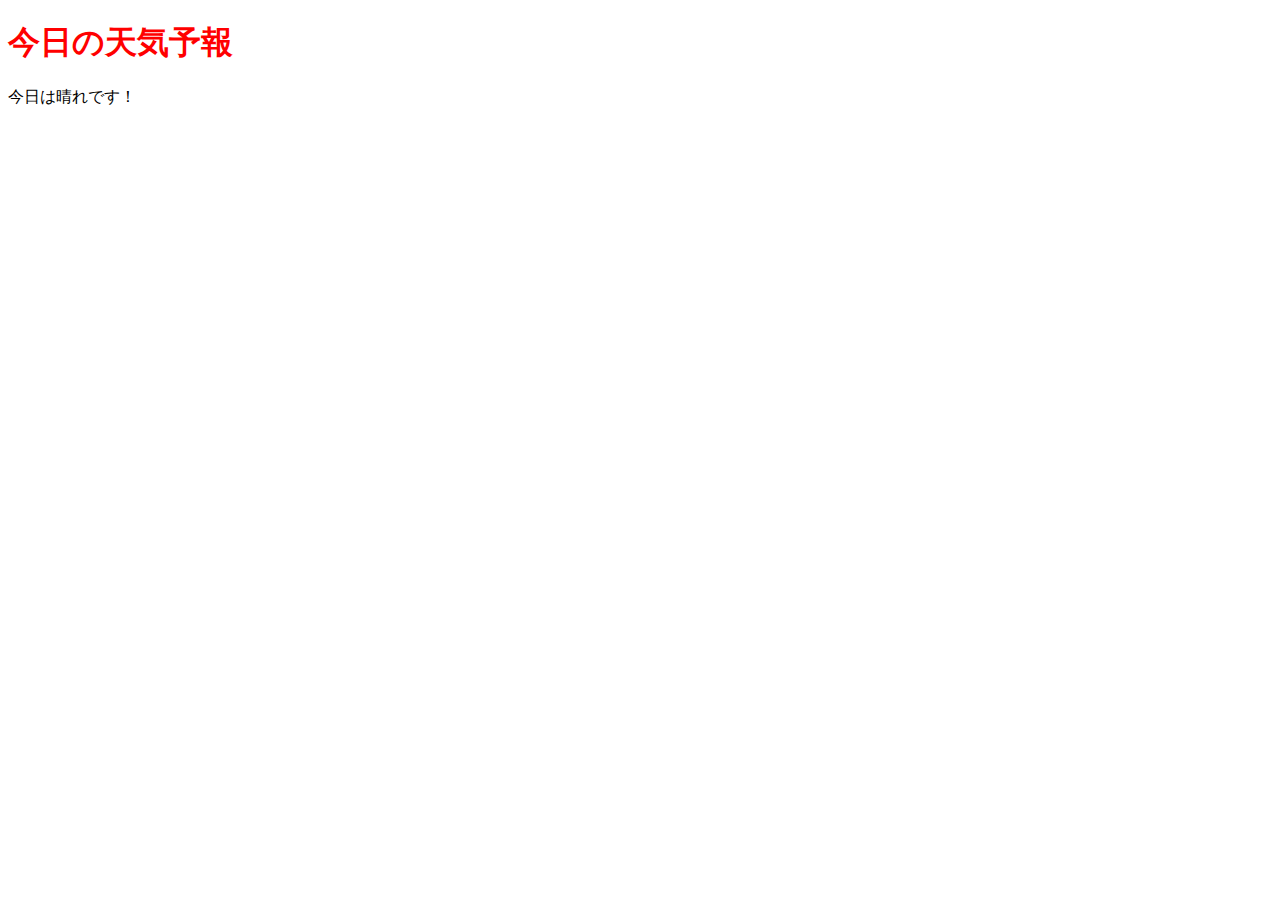
<file: kadai_006/weather.html>
<!DOCTYPE html>
<html lang="ja">

<head>
  <meta charset="UTF-8">
  <title>jQueryの基礎を学ぼう_6章課題</title>
  <link rel="stylesheet" href="weather.css">
</head>

<body>
  <h1 id="target">今日の天気予報</h1>
  <p>今日は晴れです！</p>
  <script src="https://code.jquery.com/jquery-3.6.0.min.js"></script>
  <script src="weather.js"></script>
</body>

</html>
</file>
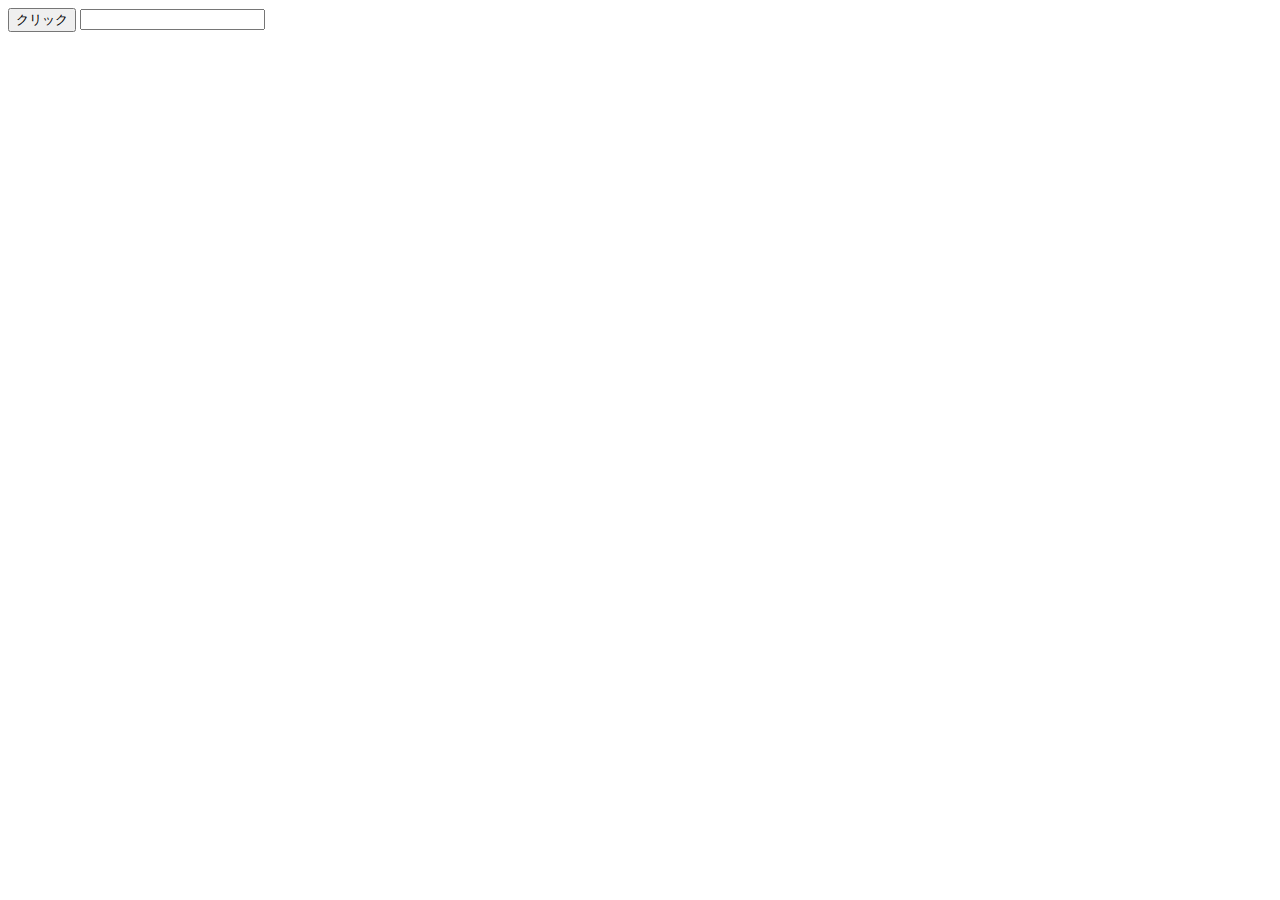
<file: kadai_008/form.html>
<!DOCTYPE html>
<html lang="ja">

<head>
  <meta charset="UTF-8">
  <title>jQueryの基礎を学ぼう_8章課題</title>
</head>

<body>
  <div>
    <button class="btn">クリック</button>
    <input type="text" class="text-box" value="" />
  </div>
  <script src="https://code.jquery.com/jquery-3.6.0.min.js"></script>
  <script src="form.js"></script>
</body>

</html>
</file>
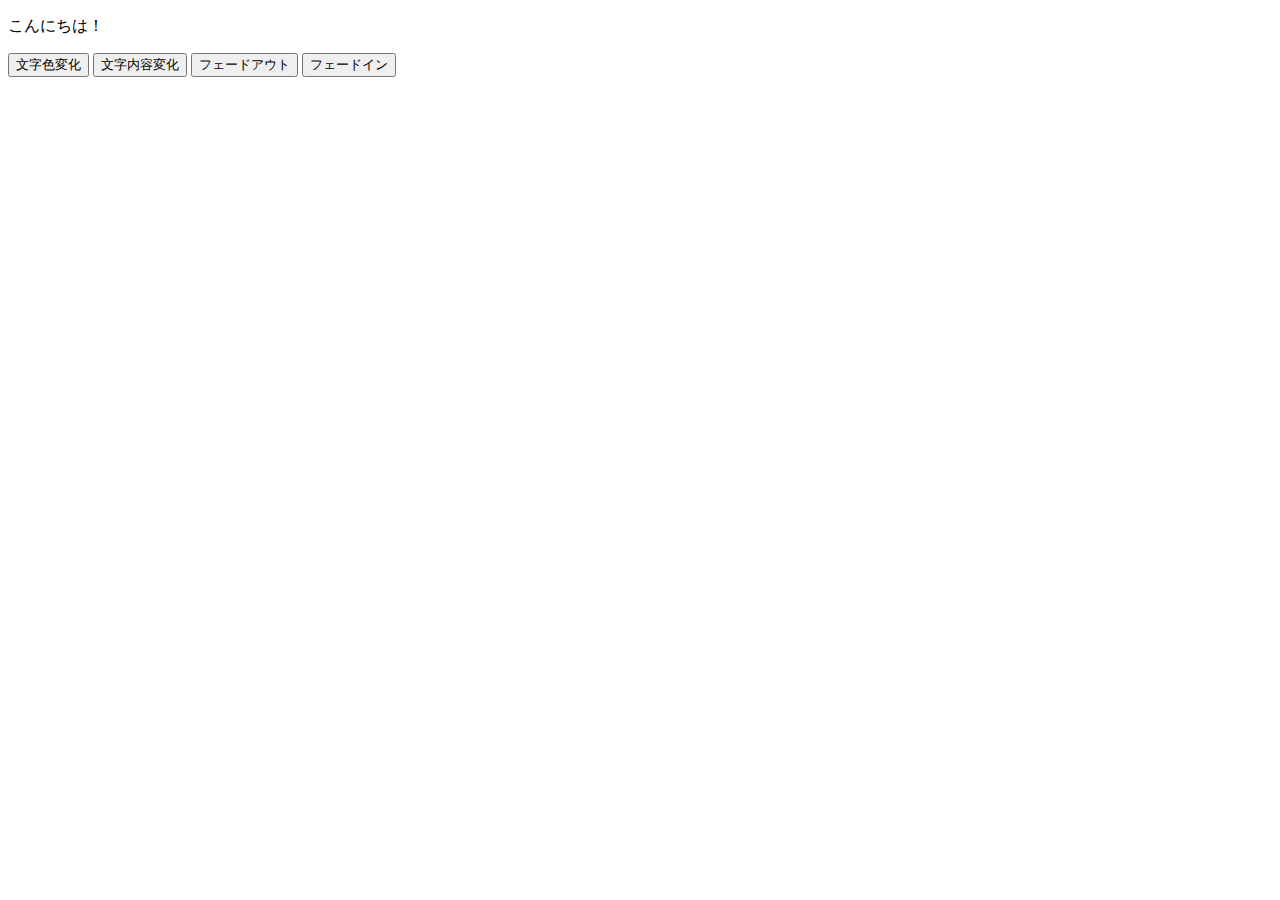
<file: kadai_010/summary.html>
<!DOCTYPE html>
<html lang="ja">

<head>
  <meta charset="UTF-8">
  <title>jQueryの基礎を学ぼう_10章課題</title>
</head>

<body>
  <div>
    <p id="target">こんにちは！</p>
    <button id="change-color">文字色変化</button>
    <button id="change-text">文字内容変化</button>
    <button id="fade-out">フェードアウト</button>
    <button id="fade-in">フェードイン</button>
  </div>
  <script src="https://code.jquery.com/jquery-3.6.0.min.js"></script>
  <script src="summary.js"></script>
</body>

</html>
</file>
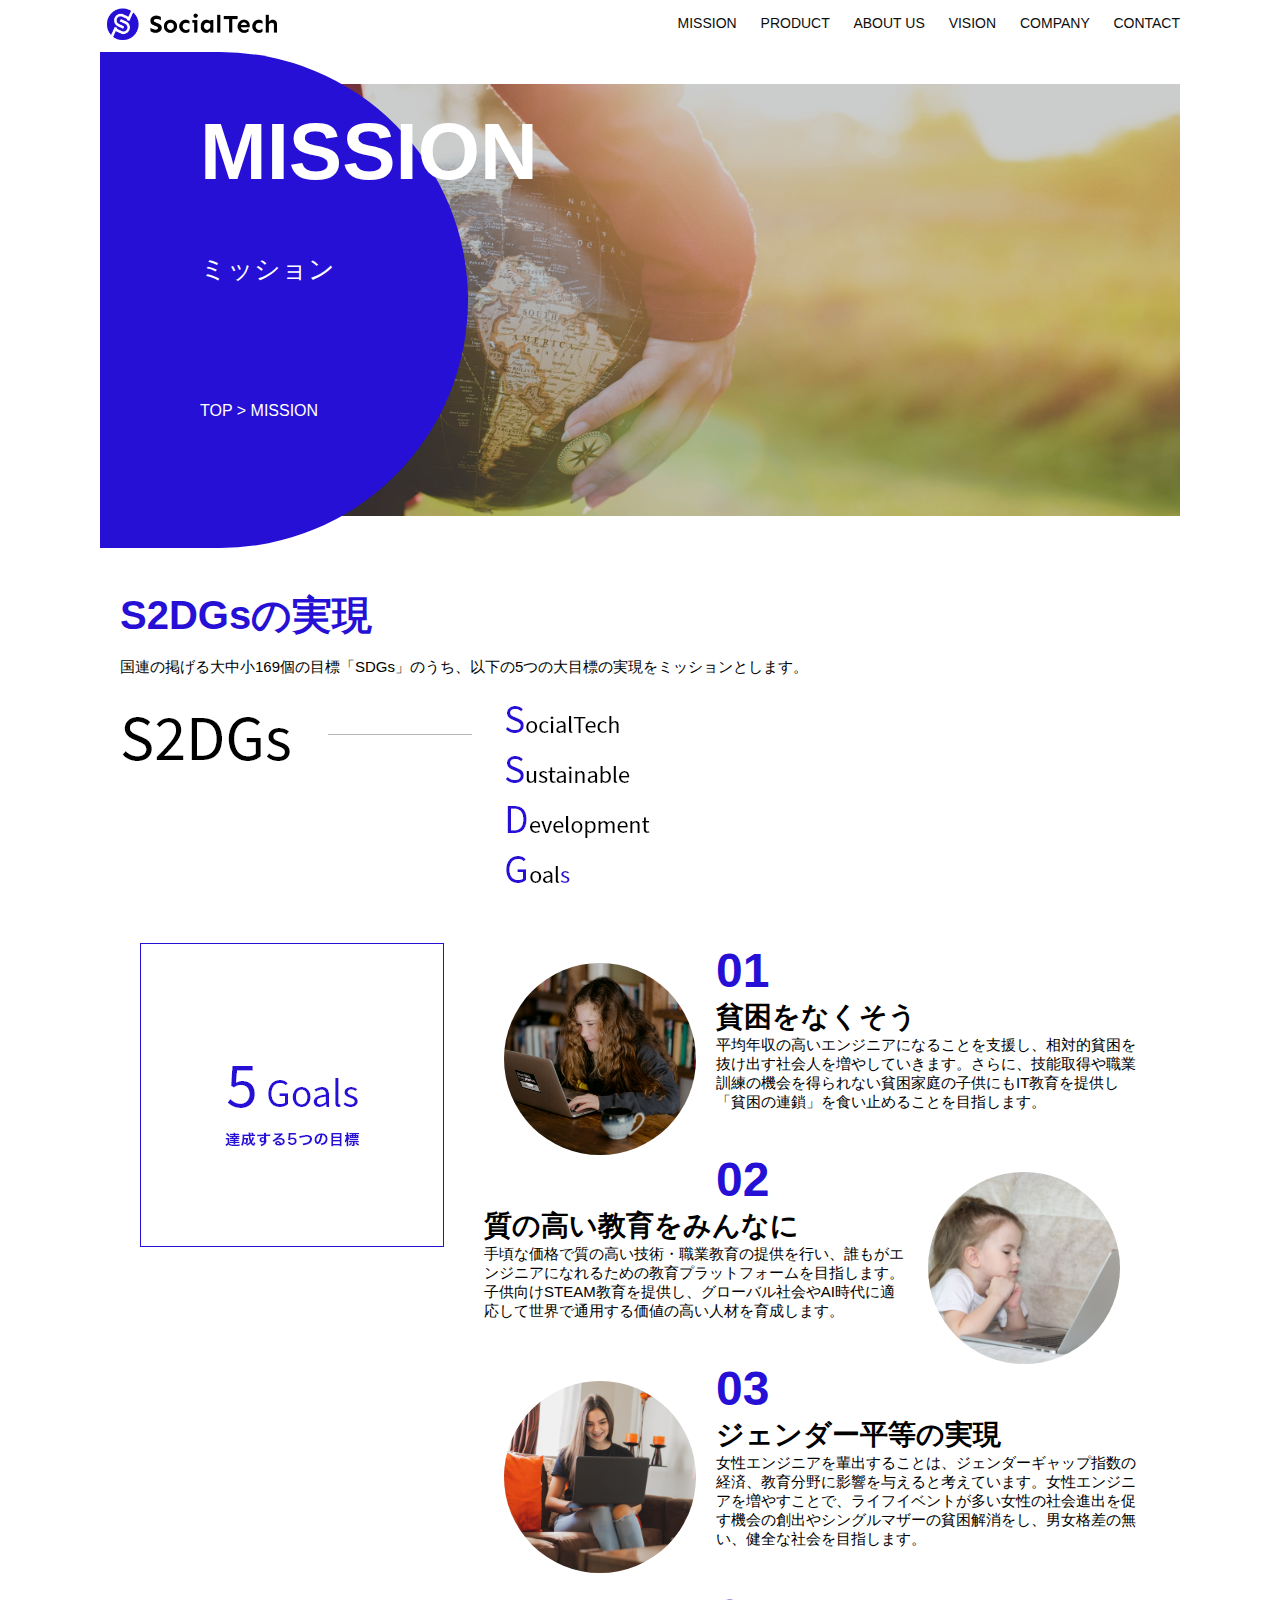
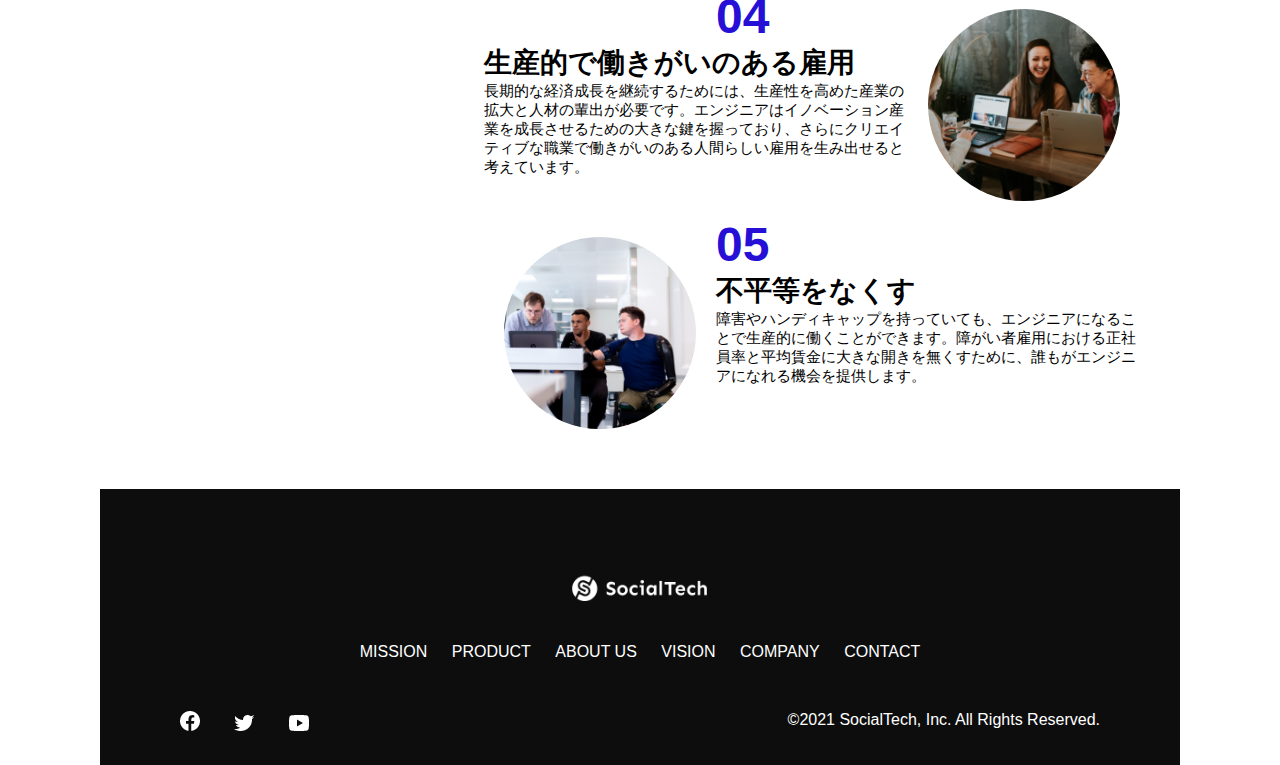
<file: kadai_tutorial_output/SOCIALTECH-jQuery/mission.html>
<!DOCTYPE html>
<html>

<head>
    <title>SocialTech - MISSON ミッション -</title>
    <meta charset="utf-8">
    <meta name="description" content="SocialTechが目指す5つの目標（S2DGs）を紹介します">
    <meta name="viewport" content="width=device-width, initial-scale=1.0">
    <link rel="stylesheet" href="style.css">
</head>

<body>
    <!-- ヘッダー -->
    <header>
        <!-- ロゴ -->
        <a href="index.html" id="logo"><img src="images/logo.png" alt="トップページに戻る"></a>

        <!-- PC用ナビゲーション -->
        <nav id="nav-pc">
            <a href="mission.html">MISSION</a>
            <a href="product.html">PRODUCT</a>
            <a href="index.html#aboutus">ABOUT US</a>
            <a href="index.html#vision">VISION</a>
            <a href="index.html#company">COMPANY</a>
            <a href="index.html#contact">CONTACT</a>
        </nav>

        <!-- スマホ用メニューボタン -->
        <img id="menu-sp" src="images/button-menu.png" alt="ナビゲーションを開く"
            onclick="document.getElementById('nav-sp').style.display = 'block'">

        <!-- スマホ用ナビゲーション -->
        <nav id="nav-sp">
            <img id="close" src="images/button-close.png" alt="ナビゲーションを閉じる"
                onclick="document.getElementById('nav-sp').style.display = 'none'">
            <a id="logo-sp" href="index.html" onclick="document.getElementById('nav-sp').style.display = 'none'"><img
                    src="images/logo-sp.png" alt="トップページに戻る"></a>
            <a class="menu" href="mission.html"
                onclick="document.getElementById('nav-sp').style.display = 'none'">MISSION</a>
            <a class="menu" href="product.html"
                onclick="document.getElementById('nav-sp').style.display = 'none'">PRODUCT</a>
            <a class="menu" href="index.html#aboutus"
                onclick="document.getElementById('nav-sp').style.display = 'none'">ABOUT US</a>
            <a class="menu" href="index.html#vision"
                onclick="document.getElementById('nav-sp').style.display = 'none'">VISION</a>
            <a class="menu" href="index.html#company"
                onclick="document.getElementById('nav-sp').style.display = 'none'">COMPANY</a>
            <a class="menu" href="index.html#contact"
                onclick="document.getElementById('nav-sp').style.display = 'none'">CONTACT</a>
            <div id="sns">
                <a href="https://www.facebook.com/sejuku2013"><img src="images/button-facebook.png"
                        alt="Facebookのリンク"></a>
                <a href="https://twitter.com/samuraijuku"><img src="images/button-twitter.png" alt="Twitterのリンク"></a>
                <a href="https://www.youtube.com/channel/UCCFOQO5aDK0xXam4cUQXT8g"><img src="images/button-youtube.png"
                        alt="YouTubeのリンク"></a>
            </div>
        </nav>
    </header>
    <main>
        <article>
            <section id="mission-main">
                <div id="mission-title">
                    <h1>MISSION</h1>
                    <span>ミッション</span>
                    <div>TOP > MISSION</div>
                </div>
            </section>
            <section id="mission-s2dgs">
                <h2 class="mission-h2">S2DGsの実現</h2>
                <p>国連の掲げる大中小169個の目標「SDGs」のうち、以下の5つの大目標の実現をミッションとします。</p>
                <img src="images/mission/mission-s2dgs.png" alt="S2DGs">
            </section>
            <section id="mission-5goals">
                <div>
                    <img id="s2dgs-image" src="images/mission/mission-5goals.png" alt="5Goals">
                </div>
                <div>
                    <div>
                        <img class="fivegoals-image-left" src="images/mission/mission-5goals01.png" alt="PCを操作する女の子">
                        <span class="fivegoals-number">01</span>
                        <h3 class="fivegoals-h3">貧困をなくそう</h3>
                        <p class="fivegoals-p">
                            平均年収の高いエンジニアになることを支援し、相対的貧困を抜け出す社会人を増やしていきます。さらに、技能取得や職業訓練の機会を得られない貧困家庭の子供にもIT教育を提供し「貧困の連鎖」を食い止めることを目指します。
                        </p>
                    </div>
                    <div>
                        <img class="fivegoals-image-right" src="images/mission/mission-5goals02.png"
                            alt="PCを見つめる小さい女の子">
                        <span class="fivegoals-number">02</span>
                        <h3 class="fivegoals-h3">質の高い教育をみんなに</h3>
                        <p class="fivegoals-p">
                            手頃な価格で質の高い技術・職業教育の提供を行い、誰もがエンジニアになれるための教育プラットフォームを目指します。子供向けSTEAM教育を提供し、グローバル社会やAI時代に適応して世界で通用する価値の高い人材を育成します。
                        </p>
                    </div>
                    <div>
                        <img class="fivegoals-image-left" src="images/mission/mission-5goals03.png" alt="PCを操作する女性">

                        <span class="fivegoals-number">03</span>
                        <h3 class="fivegoals-h3">ジェンダー平等の実現</h3>
                        <p class="fivegoals-p">
                            女性エンジニアを輩出することは、ジェンダーギャップ指数の経済、教育分野に影響を与えると考えています。女性エンジニアを増やすことで、ライフイベントが多い女性の社会進出を促す機会の創出やシングルマザーの貧困解消をし、男女格差の無い、健全な社会を目指します。
                        </p>
                    </div>
                    <div>
                        <img class="fivegoals-image-right" src="images/mission/mission-5goals04.png" alt="笑顔で話し合う3人の男女">
                        <span class="fivegoals-number">04</span>
                        <h3 class="fivegoals-h3">生産的で働きがいのある雇用</h3>
                        <p class="fivegoals-p">
                            長期的な経済成長を継続するためには、生産性を高めた産業の拡大と人材の輩出が必要です。エンジニアはイノベーション産業を成長させるための大きな鍵を握っており、さらにクリエイティブな職業で働きがいのある人間らしい雇用を生み出せると考えています。
                        </p>
                    </div>
                    <div>
                        <img class="fivegoals-image-left" src="images/mission/mission-5goals05.png"
                            alt="障害を持つ男性が生き生きと働く様子">
                        <span class="fivegoals-number">05</span>
                        <h3 class="fivegoals-h3">不平等をなくす</h3>
                        <p class="fivegoals-p">
                            障害やハンディキャップを持っていても、エンジニアになることで生産的に働くことができます。障がい者雇用における正社員率と平均賃金に大きな開きを無くすために、誰もがエンジニアになれる機会を提供します。
                        </p>
                    </div>
                </div>
            </section>
        </article>
        <footer>
            <div id="footer-logo">
                <img src="images/logo-sp.png" alt="SocialTech">
            </div>
            <div id="footer-link">
                <a href="mission.html">MISSION</a>
                <a href="product.html">PRODUCT</a>
                <a href="index.html#aboutus">ABOUT US</a>
                <a href="index.html#vision">VISION</a>
                <a href="index.html#company">COMPANY</a>
                <a href="index.html#contact">CONTACT</a>
            </div>
            <div id="sns-footer">
                <a href="https://www.facebook.com/sejuku2013"><img src="images/button-facebook.png"
                        alt="Facebookのリンク"></a>
                <a href="https://twitter.com/samuraijuku"><img src="images/button-twitter.png" alt="Twitterのリンク"></a>
                <a href="https://www.youtube.com/channel/UCCFOQO5aDK0xXam4cUQXT8g"><img src="images/button-youtube.png"
                        alt="YouTubeのリンク"></a>
                <span id="copyright">&copy;2021 SocialTech, Inc. All Rights Reserved. </span>
            </div>
        </footer>
    </main>
</body>

</html>
</file>
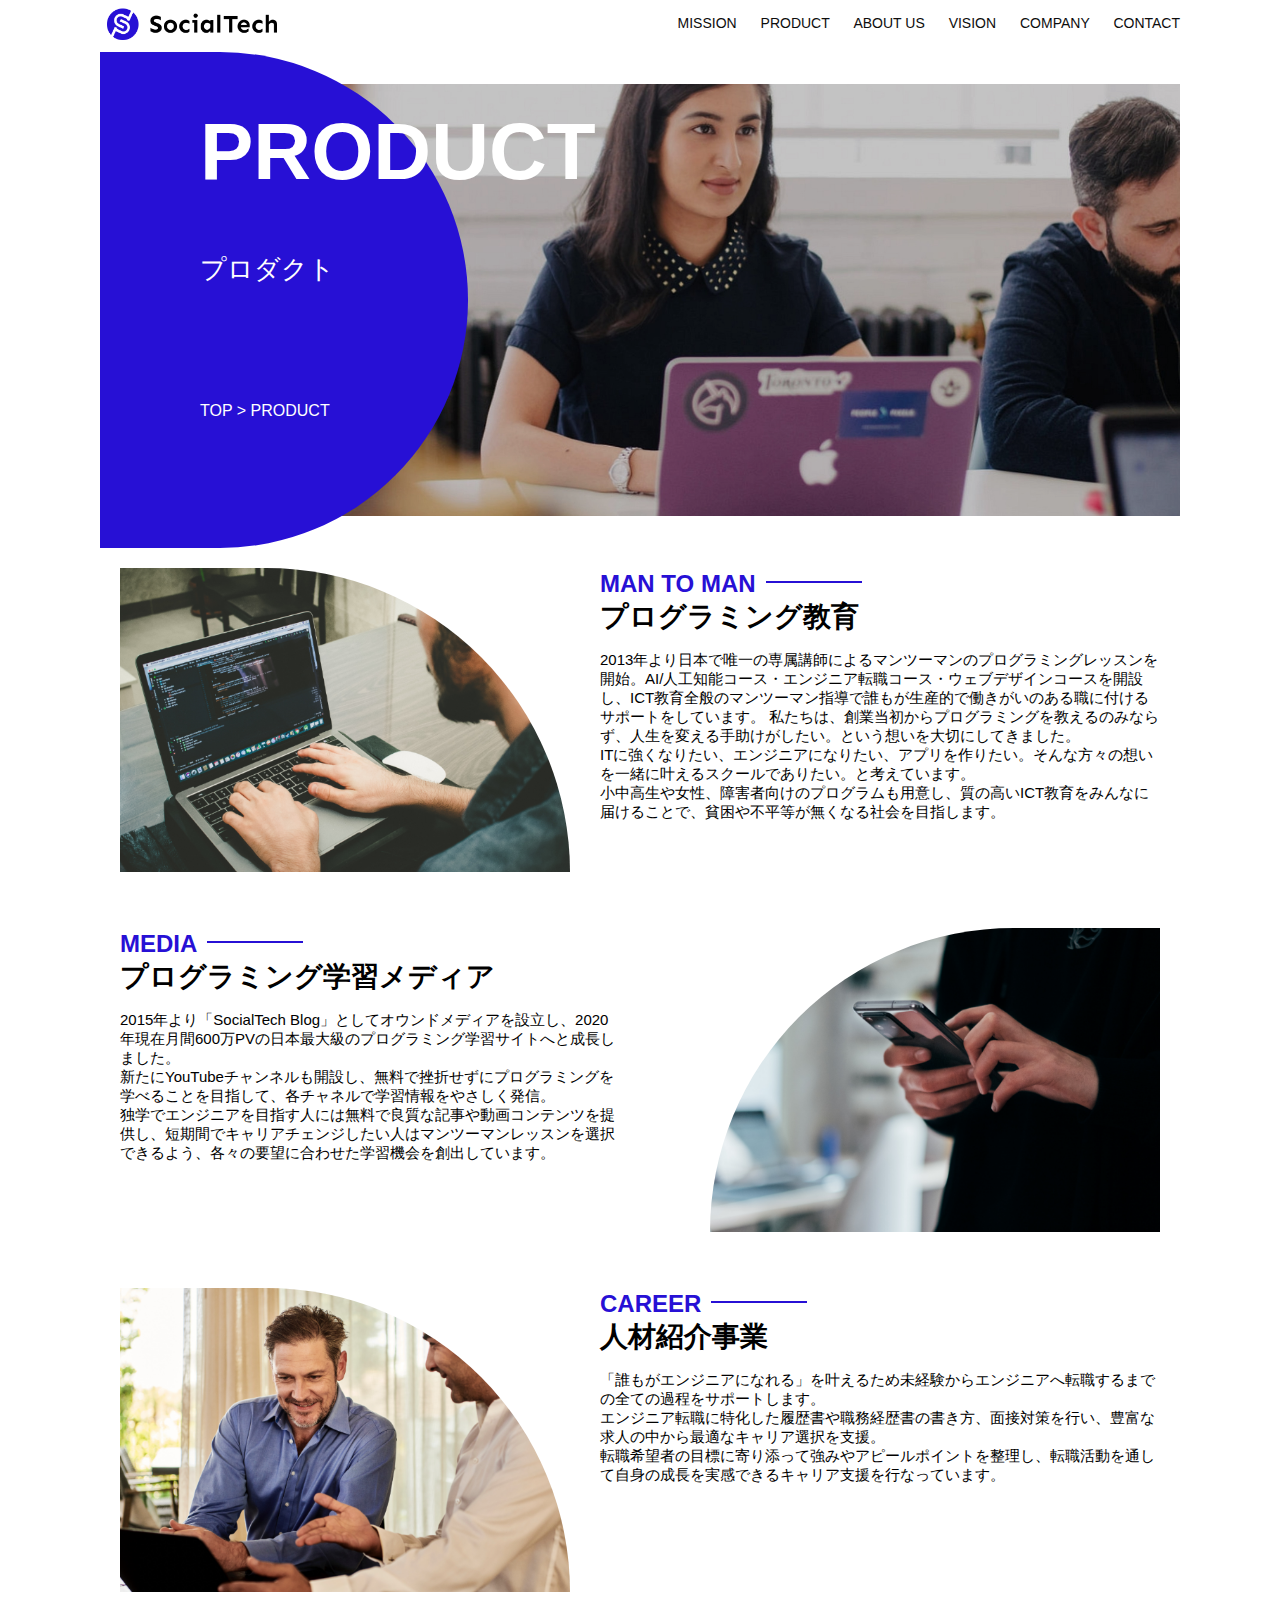
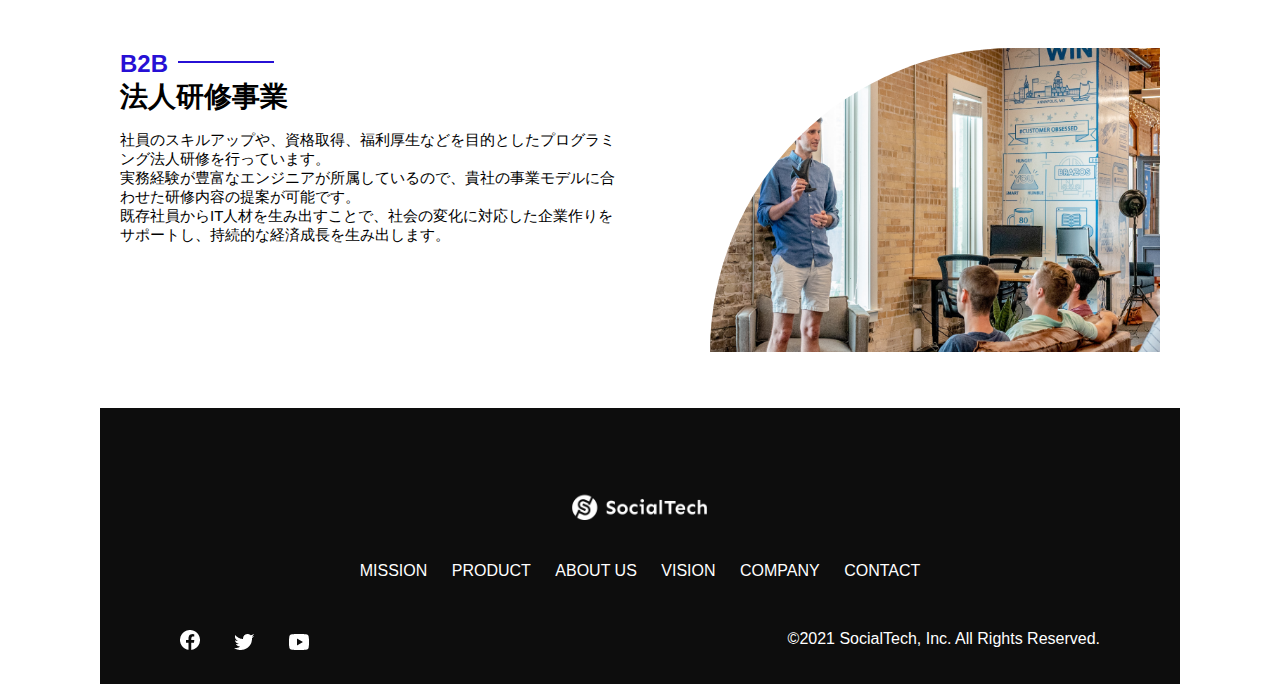
<file: kadai_tutorial_output/SOCIALTECH-jQuery/product.html>
<!DOCTYPE html>
<html>

<head>
    <title>SocialTech -PRODUCT プロダクト- </title>
    <meta charset="utf-8">
    <meta name="description" content="SocialTechの4つのプロダクトを紹介します">
    <meta name="viewport" content="width=device-width, initial-scale=1.0">
    <link rel="stylesheet" href="style.css">
</head>

<body>
    <!-- ヘッダー -->
    <header>
        <!-- ロゴ -->
        <a href="index.html" id="logo"><img src="images/logo.png" alt="トップページに戻る"></a>

        <!-- PC用ナビゲーション -->
        <nav id="nav-pc">
            <a href="mission.html">MISSION</a>
            <a href="product.html">PRODUCT</a>
            <a href="index.html#aboutus">ABOUT US</a>
            <a href="index.html#vision">VISION</a>
            <a href="index.html#company">COMPANY</a>
            <a href="index.html#contact">CONTACT</a>
        </nav>

        <!-- スマホ用メニューボタン -->
        <img id="menu-sp" src="images/button-menu.png" alt="ナビゲーションを開く"
            onclick="document.getElementById('nav-sp').style.display = 'block'">

        <!-- スマホ用ナビゲーション -->
        <nav id="nav-sp">
            <img id="close" src="images/button-close.png" alt="ナビゲーションを閉じる"
                onclick="document.getElementById('nav-sp').style.display = 'none'">
            <a id="logo-sp" href="index.html" onclick="document.getElementById('nav-sp').style.display = 'none'"><img
                    src="images/logo-sp.png" alt="トップページに戻る"></a>
            <a class="menu" href="mission.html"
                onclick="document.getElementById('nav-sp').style.display = 'none'">MISSION</a>
            <a class="menu" href="product.html"
                onclick="document.getElementById('nav-sp').style.display = 'none'">PRODUCT</a>
            <a class="menu" href="index.html#aboutus"
                onclick="document.getElementById('nav-sp').style.display = 'none'">ABOUT US</a>
            <a class="menu" href="index.html#vision"
                onclick="document.getElementById('nav-sp').style.display = 'none'">VISION</a>
            <a class="menu" href="index.html#company"
                onclick="document.getElementById('nav-sp').style.display = 'none'">COMPANY</a>
            <a class="menu" href="index.html#contact"
                onclick="document.getElementById('nav-sp').style.display = 'none'">CONTACT</a>
            <div id="sns">
                <a href="https://www.facebook.com/sejuku2013"><img src="images/button-facebook.png"
                        alt="Facebookのリンク"></a>
                <a href="https://twitter.com/samuraijuku"><img src="images/button-twitter.png" alt="Twitterのリンク"></a>
                <a href="https://www.youtube.com/channel/UCCFOQO5aDK0xXam4cUQXT8g"><img src="images/button-youtube.png"
                        alt="YouTubeのリンク"></a>
            </div>
        </nav>
    </header>
    <main>
        <article>
            <section id="product-main">
                <div id="product-title">
                    <h1>PRODUCT</h1>
                    <span>プロダクト</span>
                    <div>TOP > PRODUCT</div>
                </div>
            </section>
            <section class="product-section1">
                <img src="images/product/product-mantoman.png" alt="PCでコードを書く男性">
                <div>
                    <h2 class="product-h2">MAN TO MAN</h2>
                    <h3 class="product-h3">プログラミング教育</h3>
                    <p>2013年より日本で唯一の専属講師によるマンツーマンのプログラミングレッスンを開始。AI/人工知能コース・エンジニア転職コース・ウェブデザインコースを開設し、ICT教育全般のマンツーマン指導で誰もが生産的で働きがいのある職に付けるサポートをしています。
                        私たちは、創業当初からプログラミングを教えるのみならず、人生を変える手助けがしたい。という想いを大切にしてきました。<br>ITに強くなりたい、エンジニアになりたい、アプリを作りたい。そんな方々の想いを一緒に叶えるスクールでありたい。と考えています。<br>小中高生や女性、障害者向けのプログラムも用意し、質の高いICT教育をみんなに届けることで、貧困や不平等が無くなる社会を目指します。
                    </p>
                </div>
            </section>
            <section class="product-section2">
                <div>
                    <h2 class="product-h2">MEDIA</h2>
                    <h3 class="product-h3">プログラミング学習メディア</h3>
                    <p>2015年より「SocialTech
                        Blog」としてオウンドメディアを設立し、2020年現在月間600万PVの日本最大級のプログラミング学習サイトへと成長しました。<br>新たにYouTubeチャンネルも開設し、無料で挫折せずにプログラミングを学べることを目指して、各チャネルで学習情報をやさしく発信。<br>独学でエンジニアを目指す人には無料で良質な記事や動画コンテンツを提供し、短期間でキャリアチェンジしたい人はマンツーマンレッスンを選択できるよう、各々の要望に合わせた学習機会を創出しています。
                    </p>
                </div>
                <img src="images/product/product-media.png" alt="スマートフォンを操作する人">
            </section>
            <section class="product-section1">
                <img src="images/product/product-career.png" alt="笑顔で話し合う2人の男性">
                <div>
                    <h2 class="product-h2">CAREER</h2>
                    <h3 class="product-h3">人材紹介事業</h3>
                    <p>「誰もがエンジニアになれる」を叶えるため未経験からエンジニアへ転職するまでの全ての過程をサポートします。<br>エンジニア転職に特化した履歴書や職務経歴書の書き方、面接対策を行い、豊富な求人の中から最適なキャリア選択を支援。<br>転職希望者の目標に寄り添って強みやアピールポイントを整理し、転職活動を通して自身の成長を実感できるキャリア支援を行なっています。<br>
                    </p>
                </div>
            </section>
            <section class="product-section2">
                <div>
                    <h2 class="product-h2">B2B</h2>
                    <h3 class="product-h3">法人研修事業</h3>
                    <p>社員のスキルアップや、資格取得、福利厚生などを目的としたプログラミング法人研修を行っています。<br>実務経験が豊富なエンジニアが所属しているので、貴社の事業モデルに合わせた研修内容の提案が可能です。<br>既存社員からIT人材を生み出すことで、社会の変化に対応した企業作りをサポートし、持続的な経済成長を生み出します。
                    </p>
                </div>
                <img src="images/product/product-b2b.png" alt="講演中の男性とそれを聴く人々">
            </section>
        </article>
        <footer>
            <div id="footer-logo">
                <img src="images/logo-sp.png" alt="SocialTech">
            </div>
            <div id="footer-link">
                <a href="mission.html">MISSION</a>
                <a href="product.html">PRODUCT</a>
                <a href="index.html#aboutus">ABOUT US</a>
                <a href="index.html#vision">VISION</a>
                <a href="index.html#company">COMPANY</a>
                <a href="index.html#contact">CONTACT</a>
            </div>
            <div id="sns-footer">
                <a href="https://www.facebook.com/sejuku2013"><img src="images/button-facebook.png"
                        alt="Facebookのリンク"></a>
                <a href="https://twitter.com/samuraijuku"><img src="images/button-twitter.png" alt="Twitterのリンク"></a>
                <a href="https://www.youtube.com/channel/UCCFOQO5aDK0xXam4cUQXT8g"><img src="images/button-youtube.png"
                        alt="YouTubeのリンク"></a>
                <span id="copyright">&copy;2021 SocialTech, Inc. All Rights Reserved. </span>
            </div>
        </footer>
    </main>
</body>

</html>
</file>
<file: kadai_006/weather.css>
.heading {
  color: #ff0000;
}
</file>
<file: kadai_tutorial_output/SOCIALTECH-jQuery/style.css>
/* PC、スマホ共通スタイル */
body {
    font-family: "Source Sans Pro", "Hiragino Kaku Gothic ProN", Meiryo, Arial,
        sans-serif;
}

p {
    font-size: 15px;
}

.arrow-right {
    color: #2710d5;
}

#submit {
    margin-top: 50px;
}

/*================
 PC用のスタイル
=================*/
@media screen and (min-width: 768px) {

    /* PC用カルーセル設定 */
    .carousel {
        width: 885px;
        margin-left: 20px;
    }

    .carouselImg {
        width: 885px;
    }

    /* 横幅設定 */
    body {
        max-width: 1080px;
        min-width: 900px;
        margin: 0 auto 0 auto;
    }

    /* ヘッダー */
    header {
        display: flex;
        justify-content: space-between;
    }

    /* ナビゲーションのレイアウト */
    #nav-pc {
        font-size: 14px;
        padding-top: 15px;
    }

    /* ナビゲーションのリンクの装飾設定 */
    #nav-pc>a {
        text-decoration: none;
        margin-left: 20px;
    }

    #nav-pc>a:link {
        color: #0d0d0d;
    }

    #nav-pc>a:visited {
        color: #0d0d0d;
    }

    #nav-pc>a:hover {
        color: #0d0d0d;
        text-decoration: underline;
    }

    #nav-pc>a:active {
        color: #0d0d0d;
    }

    /* スマホ用ナビを非表示 */
    #nav-sp,
    #menu-sp {
        display: none;
    }

    /* メインビジュアル*/
    #main-visual {
        position: relative;
        height: 400px;
    }

    #main-message {
        position: absolute;
        top: 0;
        left: 0;
        background-color: #2710d5;
        color: #ffffff;
        border-radius: 0 0 476px 0;
        max-width: 620px;
        height: 100%;
        width: 100%;
        z-index: 11;
    }

    #main-message>h1 {
        font-size: 60px;
        font-weight: bold;
        margin: 100px 0 0 50px;
    }

    #main-message>p {
        font-size: 28px;
        margin: 0 0 0 50px;
    }

    #main-visual>img {
        max-width: 620px;
        border-radius: 476px 0 0 0;
        position: absolute;
        top: 0;
        right: 0;
        z-index: 10;
    }

    /*見出し*/
    h2 {
        margin: 40px 0 0 0;
    }

    h2::after {
        content: url("images/line.png");
        margin-left: 10px;
    }

    h3 {
        font-size: 27px;
    }

    /* ミッション */
    #mission {
        margin: 80px auto 80px auto;
        width: 100%;
    }

    #mission-flex {
        width: 100%;
        display: flex;
    }

    #mission-flex>div {
        width: 50%;
        margin: 20px;
    }

    #mission-photo {
        width: 100%;
    }

    #s2dgs {
        margin-top: 50px;
        width: 100%;
    }

    /* プロダクト */
    #product {
        background-color: #fafafa;
        margin: 80px 0 80px 0;
        padding: 10px 40px 0px 40px;
    }

    /* 外枠 */
    #product>div {
        margin-top: 40px;
        display: flex;
    }

    /* 左のカラム */
    #product-left {
        width: 50%;
        margin-right: 20px;
    }

    /* 右のカラム */
    #product-right {
        width: 50%;
        margin-left: 20px;
        margin-top: 80px;
    }

    /* 写真＋説明の枠 */
    #product-left>div {
        position: relative;
        height: 480px;
        margin-right: 20px;
    }

    #product-right>div {
        position: relative;
        height: 480px;
        margin-left: 20px;
    }

    /* 写真*/
    .product-photo {
        width: 100%;
    }

    /* 説明文の枠 */
    .product-explain {
        background-color: #ffffff;
        position: absolute;
        left: 0;
        top: 280px;
        margin: 0 40px 0 40px;
        padding: 20px;
        box-shadow: 5px 5px 10px rgba(0, 0, 0, 0.05);
    }

    /* 説明文の英語 */
    .product-explain>span {
        color: #2710d5;
        font-weight: bold;
        font-size: 16px;
        margin: 0px;
    }

    /* 説明文の見出し */
    .product-explain>h3 {
        font-size: 20px;
        margin: 5px 0 5px 0;
    }

    /* 説明文 */
    .product-explain>p {
        font-size: 14px;
        margin: 0;
    }

    /* もっと見るボタン */
    #product-more {
        margin: 0 auto -42px auto;
    }

    /* ABOUT US */
    #aboutus {
        margin: 80px auto 80px auto;
    }

    /* ３つの組織文化と写真を入れる枠 */
    #aboutus>div {
        display: flex;
    }

    /* 写真 */
    .culture-img {
        width: 100%;
        align-self: flex-start;
    }

    .culture-img2 {
        margin-top: 50px;
        width: 100%;
    }

    /* 3つの組織文化の表 */
    .culture-table {
        margin-right: 50px;
    }

    /* 番号 */
    .culture-num {
        font-size: 80px;
        color: #2710d5;
        margin: 0 20px 0 0;
    }

    /* 組織文化英語 */
    .culture-en {
        color: #2710d5;
        font-weight: bold;
        font-size: 24px;
        display: block;
    }

    /* 組織文化日本語 */
    .culture-jp {
        font-size: 28px;
        font-weight: bold;
    }

    /* 説明文 */
    .culture-description {
        margin: 0;
    }

    /* ビジョン */
    #vision {
        margin: 80px auto 80px auto;
    }

    /* セクション内の外枠*/
    #vision>div {
        width: 100%;
        display: flex;
        justify-content: space-between;
        flex-wrap: wrap;
    }

    /*7つの行動指針の枠*/
    .vision-box {
        width: 300px;
        height: 300px;
        margin-bottom: 30px;
        position: relative;
    }

    .vision-box>img {
        width: 100%;
        height: auto;
        position: absolute;
        top: 0;
        left: 0;
        z-index: 30;
    }

    .vision-box>span {
        position: absolute;
        top: 0;
        left: 0;
        z-index: 31;
        margin-right: 20px;
    }

    .vision-box>span>h4 {
        color: #2710d5;
        font-size: 19px;
        margin: 80px 0 0 0;
    }

    .vision-box>span>h4::first-letter {
        font-size: 40px;
    }

    .vision-box>span>h5 {
        font-size: 20px;
        margin: 0 0 0 0;
    }

    .vision-box>span>p {
        margin: 10px 0 0 0;
    }

    /*会社概要*/
    #company {
        margin: 80px auto 80px auto;
    }

    #company-table {
        width: 100%;
    }

    .tableheader {
        text-align: left;
        padding: 20px;
        border-bottom-color: #2710d5;
        border-bottom-width: 1px;
        border-bottom-style: solid;
        width: 100px;
    }

    .tableheader-first {
        text-align: left;
        padding: 20px;
        border-bottom-color: #2710d5;
        border-bottom-width: 1px;
        border-bottom-style: solid;
        border-top-color: #2710d5;
        border-top-width: 1px;
        border-top-style: solid;
        width: 100px;
    }

    .cell {
        padding: 30px;
        border-bottom-color: #ececec;
        border-bottom-width: 1px;
        border-bottom-style: solid;
    }

    .cell-first {
        padding: 30px;
        border-bottom-color: #ececec;
        border-bottom-width: 1px;
        border-bottom-style: solid;
        border-top-color: #ececec;
        border-top-width: 1px;
        border-top-style: solid;
    }

    #company>iframe {
        width: 100%;
        height: 368px;
        margin-top: 40px;
    }

    /* お問い合わせ */
    #contact {
        margin: 80px auto 80px auto;
    }

    /* 外枠 */
    #contact>form>div {
        display: flex;
        flex-direction: row;
        flex-wrap: wrap;
        padding-bottom: 30px;
    }

    /* 左列　見出し */
    .contact-heading {
        width: 240px;
        align-self: center;
    }

    /* 見出しのラベル */
    .contact-label {
        font-weight: bold;
    }

    /* 必須 */
    .contact-span {
        color: #ce2222;
        margin: 0 0 0 20px;
        font-weight: bold;
    }

    /* テキストボックス */
    .contact-textbox {
        border-top: 0px;
        border-left: 0px;
        border-right: 0px;
        border-bottom-width: 1px;
        border-bottom-color: #707070;
        border-style: solid;
        background-color: #fafafa;
        height: 56px;
        width: 400px;
    }

    /* お問い合わせ内容のテキストエリア */
    .contact-textarea {
        border-top: 0px;
        border-left: 0px;
        border-right: 0px;
        border-bottom-width: 1px;
        border-bottom-color: #707070;
        background-color: #fafafa;
        width: 400px;
        height: 200px;
    }

    /* 個人情報の取り扱い */
    details {
        width: 700px;
    }

    details>div {
        background-color: #fafafa;
        padding: 20px;
    }

    details>div>span {
        font-weight: bold;
    }

    /* フッター */
    footer {
        background-color: #0d0d0d;
        text-align: center;
        padding: 80px 80px 30px 80px;
    }

    #footer-logo {
        margin-bottom: 30px;
    }

    #footer-link {
        margin-bottom: 50px;
    }

    #footer-link>a {
        text-decoration: none;
        margin: 10px;
    }

    #footer-link>a:link {
        color: #ffffff;
    }

    #footer-link>a:visited {
        color: #ffffff;
    }

    #footer-link>a:hover {
        color: #ffffff;
        text-decoration: underline;
    }

    #footer-link>a:active {
        color: #ffffff;
    }

    #sns-footer {
        text-align: left;
        width: 100%;
    }

    #sns-footer>a {
        margin-right: 30px;
    }

    #copyright {
        color: #ffffff;
        float: right;
    }

    /* mission.html用スタイル */
    /* ミッションのメインビジュアル */
    #mission-main {
        height: 496px;
        width: 100%;
        background-image: url("images/mission/mission-main.png");
        background-repeat: no-repeat;
        background-position-y: center;
    }

    #mission-title {
        background-color: #2710d5;
        width: 368px;
        color: #ffffff;
        height: 496px;
        border-radius: 0 248px 248px 0;
        position: relative;
    }

    #mission-title>h1 {
        position: absolute;
        top: 0;
        left: 100px;
        font-size: 80px;
    }

    #mission-title>span {
        position: absolute;
        top: 200px;
        left: 100px;
        font-size: 26px;
    }

    #mission-title>div {
        position: absolute;
        top: 350px;
        left: 100px;
        font-size: 16px;
    }

    #mission-s2dgs {
        width: 100%;
        margin: 20px;
    }

    .mission-h2 {
        color: #2710d5;
        font-size: 40px;
    }

    .mission-h2::after {
        content: none;
    }

    #mission-5goals {
        margin: 20px;
        display: flex;
    }

    #mission-5goals>div {
        flex-grow: 1;
        padding: 20px;
    }

    #mission-5goals>div>div {
        margin-bottom: 40px;
    }

    .fivegoals-image-right {
        float: right;
        margin: 20px;
    }

    .fivegoals-image-left {
        float: left;
        margin: 20px;
    }

    .fivegoals-number {
        color: #2710d5;
        font-size: 48px;
        font-weight: bold;
        margin: 0;
    }

    .fivegoals-h3 {
        font-size: 28px;
        margin: 0;
    }

    .fivegoals-p {
        margin: 0;
    }

    /* プロダクトページ */
    #product-main {
        height: 496px;
        width: 100%;
        background-image: url("images/product/product-main.png");
        background-repeat: no-repeat;
        background-position-y: center;
    }

    #product-title {
        background-color: #2710d5;
        width: 368px;
        color: #ffffff;
        height: 496px;
        border-radius: 0 248px 248px 0;
        position: relative;
    }

    #product-title>h1 {
        position: absolute;
        top: 0;
        left: 100px;
        font-size: 80px;
    }

    #product-title>span {
        position: absolute;
        top: 200px;
        left: 100px;
        font-size: 26px;
    }

    #product-title>div {
        position: absolute;
        top: 350px;
        left: 100px;
        font-size: 16px;
    }

    /* セクション1 */
    .product-section1 {
        position: relative;
        margin: 20px;
        height: 340px;
    }

    .product-section1>img {
        position: absolute;
        top: 0;
        left: 0;
        width: 450px;
        margin: 0 40px 30px 0;
        border-radius: 0 432px 0 0;
    }

    .product-section1>div {
        position: absolute;
        top: 0;
        left: 480px;
    }

    /*セクション２*/

    .product-section2 {
        position: relative;
        margin: 20px;
        height: 340px;
    }

    .product-section2>img {
        position: absolute;
        top: 0;
        right: 0;
        width: 450px;
        margin: 0 0 30px 40px;
        border-radius: 432px 0 0 0;
    }

    .product-section2>div {
        width: 500px;
        position: absolute;
        top: 0;
        left: 0;
    }

    .product-h2 {
        color: #2710d5;
        font-size: 24px;
        margin: 0;
    }

    .product-h3 {
        font-size: 28px;
        margin: 0;
    }
}

/*====================
 スマートフォン用のスタイル
=====================*/
@media screen and (max-width: 767px) {

    /* スマホ用カルーセル設定 */
    .carousel {
        width: 375px;
        margin: 0 auto 0 auto;
    }

    .carouselImg {
        width: 375px;
    }

    body {
        min-width: 375px;
        margin: 0;
    }

    /* PC用ナビゲーション非表示 */
    #nav-pc {
        display: none;
    }

    /* ハンバーガーメニュー */
    #menu-sp {
        position: absolute;
        top: 0px;
        right: 0px;
    }

    /* スマホ用ナビゲーションの表示切替*/
    /* 初期状態、レイアウトと非表示設定 */
    #nav-sp {
        background-color: #2710d5;
        position: absolute;
        left: 0;
        top: 0;
        height: 100%;
        width: 100%;
        display: none;
        z-index: 100;
    }

    /* ×ボタン */
    #close {
        position: absolute;
        top: 20px;
        right: 20px;
    }

    /* ナビゲーションメニュー用ロゴ */
    #logo-sp {
        margin: 80px 0 30px 20px;
    }

    /* ナビゲーションのリンクの装飾設定 */
    #nav-sp>a {
        display: block;
    }

    #nav-sp>a:link {
        color: #ffffff;
    }

    #nav-sp>a:visited {
        color: #ffffff;
    }

    #nav-sp>a:hover {
        color: #ffffff;
        text-decoration: underline;
    }

    #nav-sp>a:active {
        color: #ffffff;
    }

    #nav-sp>.menu {
        text-decoration: none;
        display: block;
        margin: 0 20px 0 20px;
        height: 44px;
        font-size: 16px;
        background-image: url("images/arrow.png");
        background-repeat: no-repeat;
        background-position: right top;
    }

    #sns {
        position: absolute;
        bottom: 20px;
        left: 20px;
    }

    #sns>a {
        margin-right: 30px;
    }

    /* メインビジュアル */
    #main-visual {
        position: relative;
        height: 470px;
        width: 100%;
        overflow: hidden;
    }

    #main-visual>div {
        position: absolute;
        top: 0;
        left: 0;
        background-color: #2710d5;
        color: white;
        border-radius: 0 0 476px 0;
        text-align: center;
        height: 280px;
        width: 100%;
        z-index: 11;
    }

    #main-visual>div>h1 {
        font-size: 28px;
        margin: 90px 0 0 0;
    }

    #main-visual>div>p {
        margin: 0;
    }

    #main-visual>img {
        width: 100%;
        border-radius: 476px 0 0 0;

        z-index: 10;
        position: absolute;
        bottom: 0;
        right: 0;
    }

    /*見出し*/
    h2::after {
        content: url("images/line.png");
        margin-left: 10px;
    }

    h3 {
        font-size: 24px;
        margin: 10px 0 0 0;
    }

    /* ミッション */
    #mission {
        margin: 20px;
    }

    #mission-photo {
        width: 100%;
    }

    #s2dgs {
        width: 100%;
    }

    /* プロダクト */
    #product {
        background-color: #fafafa;
        padding-top: 10px;
    }

    #product h2 {
        margin-left: 20px;
    }

    /* 外枠 */
    /* 左右のカラム　スマホでは縦並び */
    #product-left,
    #product-right {
        margin-right: 20px;
        margin-left: 20px;
    }

    /* 写真＋説明の枠 */
    #product-left>div,
    #product-right>div {
        position: relative;
        height: 540px;
    }

    /* 説明文の枠 */
    .product-explain {
        background-color: #ffffff;
        position: absolute;
        left: 0;
        bottom: 50px;
        padding: 20px;
        box-shadow: 5px 5px 10px rgba(0, 0, 0, 0.05);
    }

    .product-explain>span {
        color: #2710d5;
        font-weight: bold;
        font-size: 16px;
        margin: 0px;
    }

    .product-explain>h3 {
        margin: 10px 0 10px 0;
    }

    /* 写真*/
    .product-photo {
        width: 100%;
    }

    #product-more>img {
        margin: 0 0 -42px 20px;
    }

    /* ABOUT US */
    #aboutus {
        margin: 80px 20px 80px 20px;
    }

    #aboutus>div {
        display: flex;
        flex-direction: column;
    }

    .culture-table {
        width: 100%;
        padding-right: 20px;
        order: 2;
    }

    .culture-img {
        width: 100%;
        order: 1;
    }

    .culture-img2 {
        width: 100%;
    }

    .culture-num {
        font-size: 80px;
        color: #2710d5;
    }

    .culture-en {
        color: #2710d5;
        font-weight: bold;
        font-size: 24px;
        display: block;
    }

    .culture-jp {
        display: block;
    }

    .culture-description {
        margin: 0;
    }

    /* ビジョン */
    #vision {
        margin: 80px 20px 80px 20px;
    }

    .vision-box {
        width: 300px;
        height: 300px;
        margin-bottom: 30px;
        position: relative;
    }

    .vision-box>img {
        width: 100%;
        height: auto;
        position: absolute;
        top: 0;
        left: 0;
        z-index: 30;
    }

    .vision-box>span {
        position: absolute;
        top: 0;
        left: 0;
        z-index: 31;
        margin-right: 20px;
    }

    .vision-box>span>h4 {
        color: #2710d5;
        font-size: 19px;
        margin: 60px 0 0 0;
    }

    .vision-box>span>h5 {
        font-size: 20px;
        margin: 0 0 0 0;
    }

    .vision-box>span>p {
        margin: 10px 0 0 0;
    }

    /*会社概要*/
    #company {
        margin: 0 20px 0 20px;
    }

    #company>h3 {
        margin-bottom: 20px;
    }

    #company-table {
        width: 100%;
    }

    .tableheader-first {
        text-align: left;
        padding: 20px;
        border-bottom-color: #2710d5;
        border-bottom-width: 1px;
        border-bottom-style: solid;
        border-top-color: #2710d5;
        border-top-width: 1px;
        border-top-style: solid;
        width: 50px;
    }

    .tableheader {
        text-align: left;
        padding: 20px;
        border-bottom-color: #2710d5;
        border-bottom-width: 1px;
        border-bottom-style: solid;
        width: 50px;
    }

    .cell-first {
        padding: 20px;
        border-bottom-color: #ececec;
        border-bottom-width: 1px;
        border-bottom-style: solid;
        border-top-color: #ececec;
        border-top-width: 1px;
        border-top-style: solid;
    }

    .cell {
        padding: 20px;
        border-bottom-color: #ececec;
        border-bottom-width: 1px;
        border-bottom-style: solid;
    }

    #company>iframe {
        width: 100%;
        height: 240px;
        margin: 40px 0 0 0;
    }

    /* お問い合わせ */
    #contact {
        margin: 80px 20px 80px 20px;
    }

    #contact>h3 {
        margin-bottom: 20px;
    }

    #contact>form>div {
        margin-bottom: 20px;
    }

    .contact-heading {
        margin-bottom: 20px;
    }

    /* ラベル */
    .contact-label {
        font-weight: bold;
    }

    /* 必須 */
    .contact-span {
        color: #ce2222;
        margin: 0 0 0 20px;
        font-weight: bold;
    }

    .contact-textbox {
        height: 56px;
        border-top: 0px;
        border-left: 0px;
        border-right: 0px;
        background-color: #fafafa;
        border-bottom-width: 1px;
        border-bottom-color: #707070;
        border-style: solid;
        min-width: 300px;
        width: 100%;
    }

    .contact-textarea {
        height: 150px;
        border-top: 0px;
        border-left: 0px;
        border-right: 0px;
        background-color: #fafafa;
        width: 100%;
    }

    .radiobutton {
        margin-bottom: 20px;
    }

    /* .radiobutton + label::after {
        content: "\A";
        white-space: pre;
    } */

    /* フッター */
    footer {
        background-color: #0d0d0d;
        padding: 30px 20px 50px 20px;
    }

    #footer-logo {
        margin-bottom: 30px;
    }

    #footer-link {
        margin-bottom: 50px;
    }

    #footer-link>a {
        text-decoration: none;
        margin: 0 20px 30px 0;
        display: block;

        background-image: url("images/arrow.png");
        background-repeat: no-repeat;
        background-position: right top;
    }

    #footer-link>a:link {
        color: #ffffff;
    }

    #footer-link>a:visited {
        color: #ffffff;
    }

    #footer-link>a:hover {
        color: #ffffff;
        text-decoration: underline;
    }

    #footer-link>a:active {
        color: #ffffff;
    }

    #sns-footer>a {
        margin-right: 30px;
    }

    #copyright {
        font-size: 12px;
        display: block;
        margin-top: 30px;
        color: #ffffff;
    }

    /* mission.html用スタイル */
    /* ミッションのメインビジュアル */
    #mission-main {
        height: 256px;
        width: 100%;
        background-image: url("images/mission/mission-main.png");
        background-repeat: no-repeat;
        background-position-y: center;
        background-size: auto 208px;
    }

    #mission-title {
        background-color: #2710d5;
        width: 136px;
        color: #ffffff;
        height: 256px;
        border-radius: 0 248px 248px 0;
        position: relative;
    }

    #mission-title>h1 {
        position: absolute;
        top: 0;
        left: 20px;
        font-size: 40px;
    }

    #mission-title>span {
        position: absolute;
        top: 110px;
        left: 20px;
        font-size: 18px;
    }

    #mission-title>div {
        position: absolute;
        top: 180px;
        left: 20px;
        font-size: 13px;
    }

    /* ミッションページ　S2DGSの設定 */
    #mission-s2dgs {
        margin: 20px;
    }

    .mission-h2 {
        color: #2710d5;
        font-size: 38px;
        margin: 0px;
    }

    .mission-h2::after {
        content: none;
    }

    #mission-s2dgs>img {
        width: 100%;
    }

    #section-s2dgs>img {
        width: 100%;
    }

    /* ミッションページ　5つのゴールの設定 */
    #mission-5goals {
        margin: 20px;
    }

    #mission-5goals>div>div {
        margin-bottom: 40px;
    }

    #s2dgs-image {
        width: 100%;
    }

    .fivegoals-image-right {
        margin: 20px auto 20px auto;
        display: block;
    }

    .fivegoals-image-left {
        margin: 20px auto 20px auto;
        display: block;
    }

    .fivegoals-number {
        color: #2710d5;
        font-size: 48px;
        margin: 0;
    }

    .fivegoals-h3 {
        font-size: 28px;
        margin: 0;
    }

    .fivegoals-p {
        margin: 0;
    }

    /* プロダクトページ */

    #product-main {
        height: 256px;
        width: 100%;
        background-image: url("images/product/product-main.png");
        background-repeat: no-repeat;
        background-position-y: center;
        background-size: auto 208px;
    }

    #product-title {
        background-color: #2710d5;
        width: 136px;
        color: #ffffff;
        height: 256px;
        border-radius: 0 248px 248px 0;
        position: relative;
    }

    #product-title>h1 {
        position: absolute;
        top: 0;
        left: 20px;
        font-size: 40px;
    }

    #product-title>span {
        position: absolute;
        top: 110px;
        left: 20px;
        font-size: 18px;
    }

    #product-title>div {
        position: absolute;
        top: 180px;
        left: 20px;
        font-size: 13px;
    }

    .product-section1 {
        margin: 20px;
    }

    .product-section1>img {
        width: 100%;
        border-radius: 0 300px 0 0;
    }

    .product-section1>div {}

    .product-section2 {
        margin: 20px;

        display: flex;
        flex-direction: column;
    }

    .product-section2>img {
        order: 1;
        width: 100%;
        border-radius: 300px 0 0 0;
    }

    .product-section2>div {
        order: 2;
    }

    .product-h2 {
        color: #2710d5;
        font-size: 24px;
        /* width: 250px; */
        margin: 0;
    }

    .product-h3 {
        font-size: 28px;
        margin: 0;
    }
}
</file>
